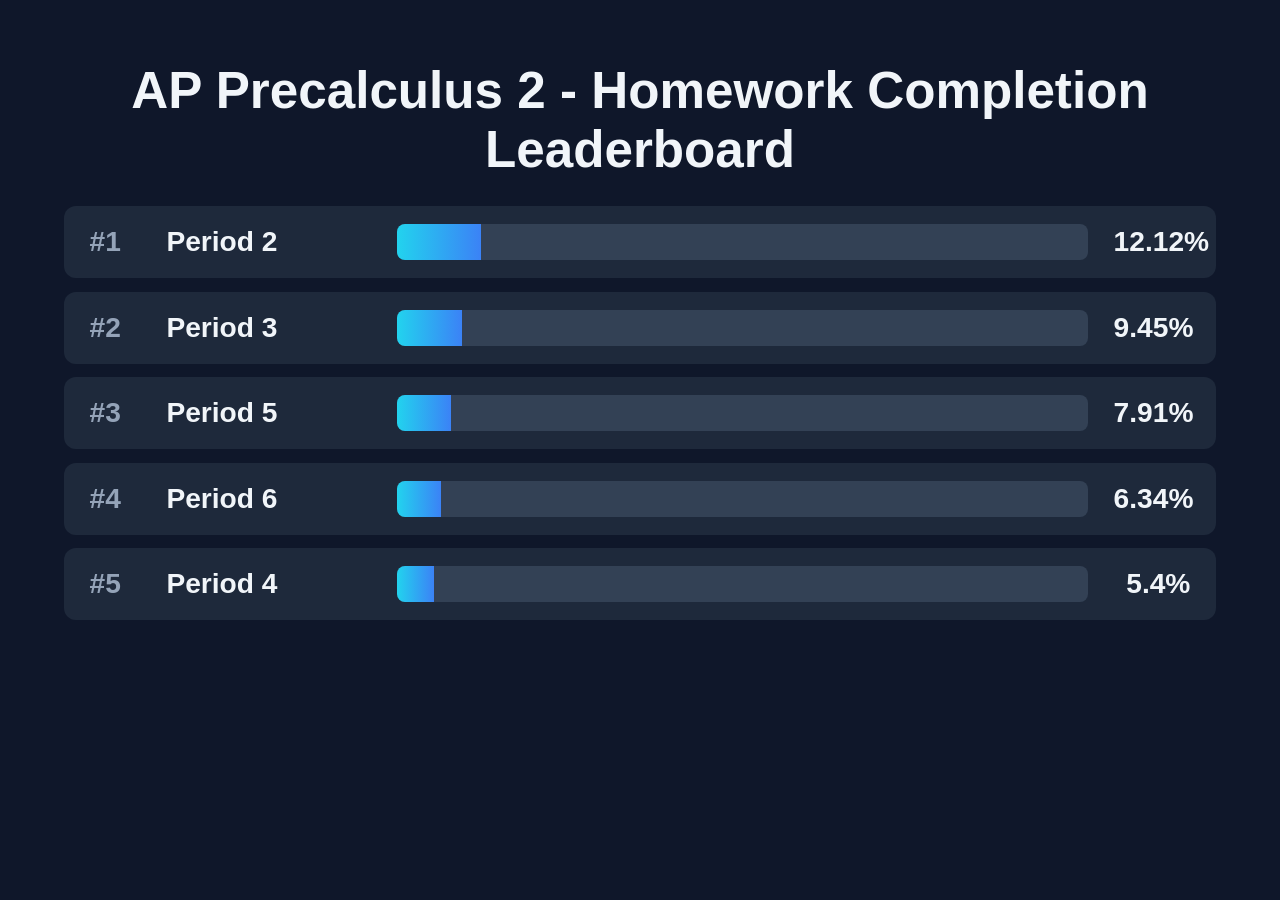
<file: leaderboard-preview.html>
<!DOCTYPE html>
<html lang="en">
<head>
<meta charset="UTF-8">
<meta http-equiv="refresh" content="300">
<title>AP Precalculus 2 - Homework Completion Leaderboard</title>
<style>
    /* --- COLORS: change these hex codes to change the whole page's theme --- */
    :root {
        --bg-color: #0f172a;        /* page background */
        --text-color: #f1f5f9;      /* main text color */
        --row-bg: #1e293b;          /* background of each section's row */
        --rank-color: #94a3b8;      /* the "#1", "#2" etc. text */
        --bar-track-color: #334155; /* the empty (unfilled) part of the bar */
        --bar-fill-start: #22d3ee;  /* bar color, left end of gradient */
        --bar-fill-end: #3b82f6;    /* bar color, right end of gradient */
    }

    /* Using vw ("viewport width") and vh ("viewport height") instead of
       fixed px/rem values means every size below is a PERCENTAGE of the
       actual screen the page is shown on -- so the whole layout grows or
       shrinks automatically to fill whatever monitor the kiosk uses,
       instead of looking tiny (or overflowing) on a different screen size
       than what this was designed on. */
    body {
        background: var(--bg-color);
        color: var(--text-color);
        font-family: "Segoe UI", Arial, sans-serif;
        margin: 0;
        padding: 3vh 3vw;
    }
    h1 {
        text-align: center;
        font-size: 4vw;
        margin-bottom: 3vh;
    }
    ul {
        list-style: none;
        margin: 0 auto;
        padding: 0;
        max-width: 90vw;
    }
    .row {
        display: flex;
        align-items: center;
        gap: 2vw;
        padding: 2vh 2vw;
        margin-bottom: 1.5vh;
        background: var(--row-bg);
        border-radius: 12px;
        font-size: 2.2vw;
    }
    .rank {
        width: 4vw;
        font-weight: bold;
        color: var(--rank-color);
    }
    .name {
        width: 16vw;
        font-weight: 600;
    }
    .bar-track {
        flex-grow: 1;
        background: var(--bar-track-color);
        border-radius: 8px;
        overflow: hidden;
        height: 4vh;
    }
    .bar-fill {
        height: 100%;
        background: linear-gradient(90deg, var(--bar-fill-start), var(--bar-fill-end));
    }
    .percentage {
        width: 6vw;
        text-align: right;
        font-weight: bold;
    }
</style>
</head>
<body>
    <h1>AP Precalculus 2 - Homework Completion Leaderboard</h1>
    <ul>
        
            <li class="row">
                <span class="rank">#1</span>
                <span class="name">Period 2</span>
                <div class="bar-track">
                    <div class="bar-fill" style="width: 12.12%;"></div>
                </div>
                <span class="percentage">12.12%</span>
            </li>
            

            <li class="row">
                <span class="rank">#2</span>
                <span class="name">Period 3</span>
                <div class="bar-track">
                    <div class="bar-fill" style="width: 9.45%;"></div>
                </div>
                <span class="percentage">9.45%</span>
            </li>
            

            <li class="row">
                <span class="rank">#3</span>
                <span class="name">Period 5</span>
                <div class="bar-track">
                    <div class="bar-fill" style="width: 7.91%;"></div>
                </div>
                <span class="percentage">7.91%</span>
            </li>
            

            <li class="row">
                <span class="rank">#4</span>
                <span class="name">Period 6</span>
                <div class="bar-track">
                    <div class="bar-fill" style="width: 6.34%;"></div>
                </div>
                <span class="percentage">6.34%</span>
            </li>
            

            <li class="row">
                <span class="rank">#5</span>
                <span class="name">Period 4</span>
                <div class="bar-track">
                    <div class="bar-fill" style="width: 5.4%;"></div>
                </div>
                <span class="percentage">5.4%</span>
            </li>
            
    </ul>
</body>
</html>
</file>
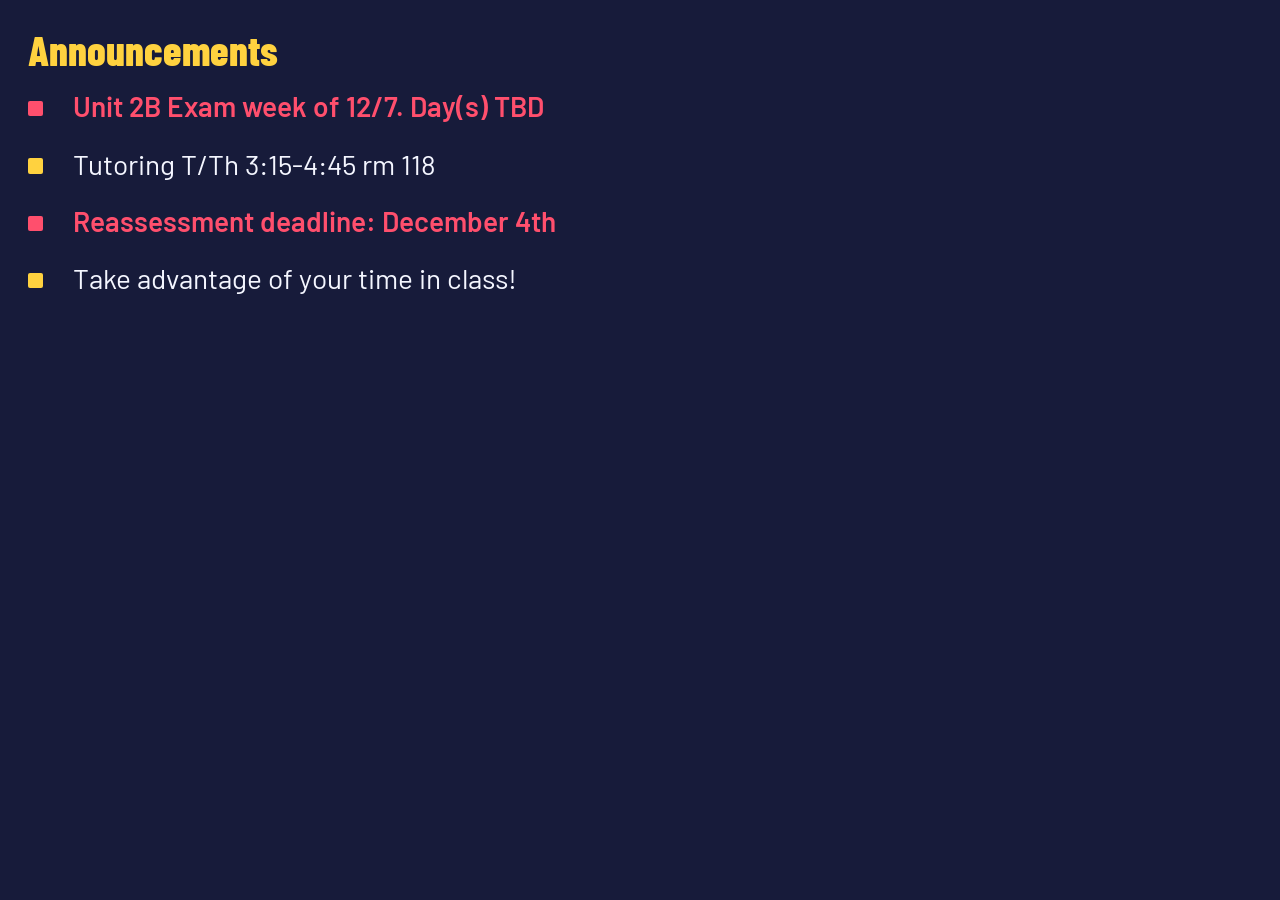
<file: docs/announcements.html>
<!DOCTYPE html>
<html lang="en">
<head>
  <meta charset="UTF-8">
  <meta name="viewport" content="width=device-width, initial-scale=1">
  <title>Announcements</title>

  <!-- Shared colors and fonts -->
  <link rel="stylesheet" href="theme.css">

  <style>
    /* The list of announcements */
    ul {
      list-style: none;     /* remove default bullets; we draw our own below */
      margin: 0;
      padding: 0;
    }

    li {
      position: relative;
      padding-left: 1.6em;
      margin-bottom: 0.7em;
    }

    /* Our custom bullet: a small gold square */
    li::before {
      content: "";
      position: absolute;
      left: 0;
      top: 0.45em;
      width: 0.55em;
      height: 0.55em;
      background: var(--gold);
      border-radius: 2px;
    }

    /* Important announcements (start with "!" in the JSON file) */
    li.urgent {
      color: var(--coral);
      font-weight: 600;
    }
    li.urgent::before {
      background: var(--coral);
    }

    /* Message shown if the list is empty or fails to load */
    .empty {
      color: var(--muted);
    }
  </style>
</head>

<body class="embedded">

  <h1>Announcements</h1>
  <ul id="list"></ul>

  <script>
    // Load announcements.json, then build the list.
    // "?t=" + Date.now() makes sure we get the newest version, not a saved one.
    fetch("announcements.json?t=" + Date.now())
      .then(function (response) { return response.json(); })
      .then(function (data) {
        const list = document.getElementById("list");

        if (data.announcements.length === 0) {
          list.innerHTML = '<li class="empty">Nothing new today.</li>';
          return;
        }

        for (const text of data.announcements) {
          const item = document.createElement("li");

          // If the text starts with "!", make it stand out and remove the "!"
          if (text.startsWith("!")) {
            item.className = "urgent";
            item.textContent = text.slice(1).trim();
          } else {
            item.textContent = text;
          }

          list.appendChild(item);
        }
      })
      .catch(function (error) {
        // If something went wrong (typo in the JSON file, for example)
        document.getElementById("list").innerHTML =
          '<li class="empty">Could not load announcements. Check announcements.json for typos.</li>';
        console.error(error);
      });
  </script>

</body>
</html>
</file>
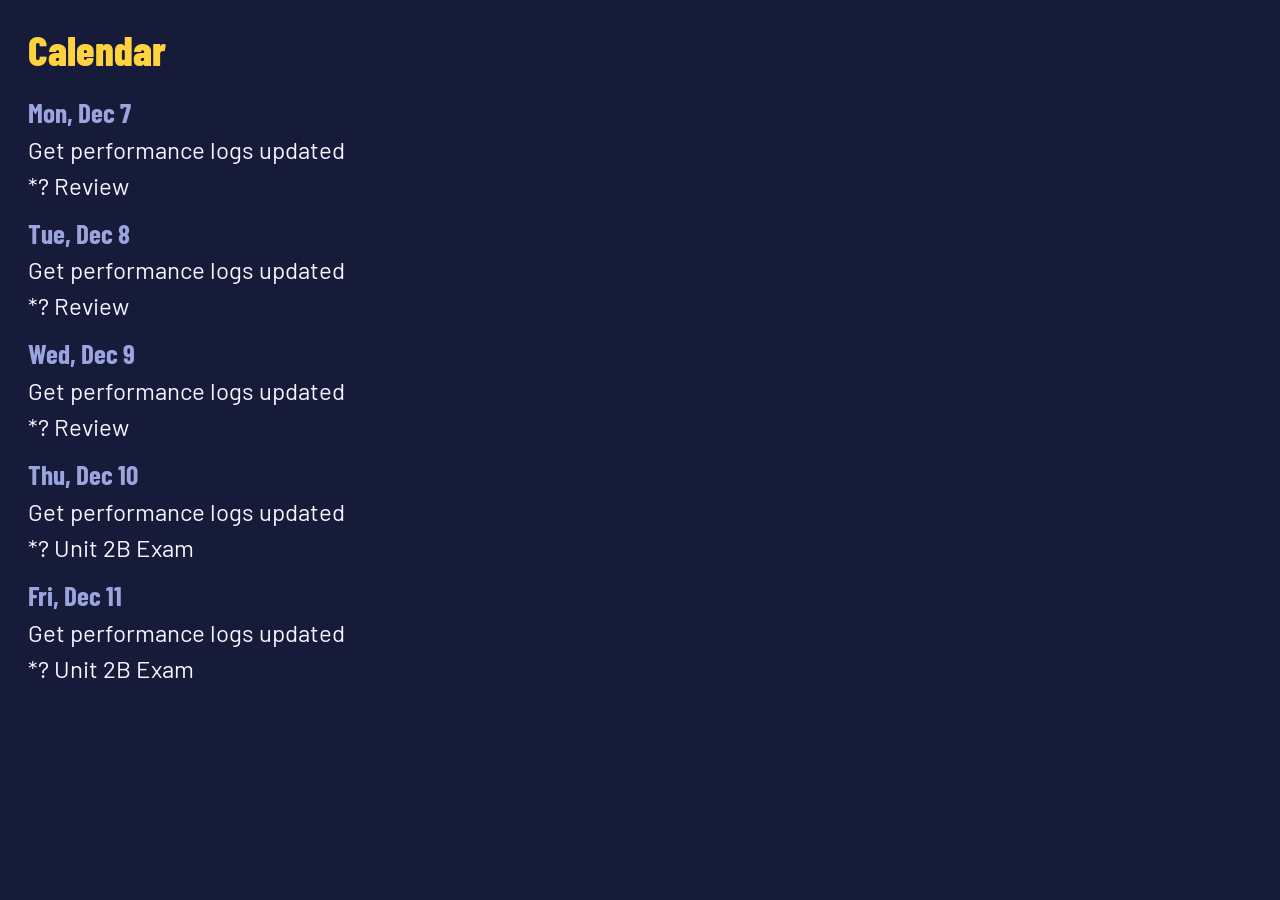
<file: docs/calendar.html>
<!DOCTYPE html>
<html lang="en">
<head>
  <meta charset="UTF-8">
  <meta name="viewport" content="width=device-width, initial-scale=1">
  <title>Calendar</title>

  <!-- Shared colors and fonts -->
  <link rel="stylesheet" href="theme.css">

  <style>
    /* Fill the panel, so we can tell when events run off the bottom */
    html, body {
      height: 100%;
      margin: 0;
    }

    /* Title on the left, page dots on the right */
    .header {
      display: flex;
      justify-content: space-between;
      align-items: center;
    }
    .header h1 {
      margin: 0 0 0.2em 0;
    }
    .dots {
      display: flex;
      gap: 10px;
    }
    .dot {
      width: 12px;
      height: 12px;
      border-radius: 50%;
      background: var(--line);
    }
    .dot.active {
      background: var(--gold);
    }

    /* The events fade out and back in when the page changes */
    #events {
      transition: opacity 0.4s ease;
    }

    /* A day's heading, like "Today" or "Wed, Oct 7" */
    .day-heading {
      font-family: var(--font-display);
      font-weight: 700;
      font-size: 1.7rem;
      color: var(--muted);
      margin: 14px 0 4px 0;
    }
    .day-heading.today {
      color: var(--gold);
    }

    /* One event: time on the left, title on the right */
    .event {
      display: flex;
      gap: 18px;
      font-size: 1.5rem;
      line-height: 1.25;
      margin-bottom: 6px;
    }
    .time {
      flex: 0 0 7.5rem;
      color: var(--cyan);
      font-weight: 600;
      white-space: nowrap;
    }
    .title {
      /* Long titles wrap onto at most 2 lines, then get cut with "..." */
      display: -webkit-box;
      -webkit-line-clamp: 2;
      -webkit-box-orient: vertical;
      overflow: hidden;
    }

    .empty {
      color: var(--muted);
    }
  </style>
</head>

<body class="embedded">

  <div class="header">
    <h1>Calendar</h1>
    <div class="dots" id="dots"></div>
  </div>
  <div id="events"></div>

  <script>
    /* ==========================================================
       SETTINGS  -  safe to change
       ========================================================== */
    const PAGE_SECONDS = 10;   // how long each page of events stays on screen
    const SHOW_TIMES = false;  // true = show "3:00 PM" / "All day" next to each event
                               // false = show just the event titles

    /* ==========================================================
       CODE BELOW  -  you shouldn't need to change this
       ========================================================== */

    // Turn a Date into "2026-10-07" so we can compare days easily
    function dayString(date) {
      const month = String(date.getMonth() + 1).padStart(2, "0");
      const day = String(date.getDate()).padStart(2, "0");
      return date.getFullYear() + "-" + month + "-" + day;
    }

    // Turn "15:00" into "3:00 PM"
    function formatTime(hhmm) {
      const parts = hhmm.split(":");
      const hour = parseInt(parts[0], 10);
      const suffix = hour >= 12 ? "PM" : "AM";
      const hour12 = hour % 12 || 12;
      return hour12 + ":" + parts[1] + " " + suffix;
    }

    // Has this event already finished? (calendar.json can be up to ~30 minutes
    // old, so we hide finished events here instead of waiting for a new file.)
    function isOver(event, now) {
      // Days that have already passed are over
      if (event.date < dayString(now)) return true;
      if (event.all_day) return false;
      const [year, month, day] = event.date.split("-").map(Number);
      const [hour, minute] = (event.end_time || event.start_time).split(":").map(Number);
      const finish = new Date(year, month - 1, day, hour, minute);
      // If the event has no end time, treat it as lasting one hour
      if (!event.end_time) finish.setHours(finish.getHours() + 1);
      return finish < now;
    }

    // "Today", "Tomorrow", or something like "Wed, Oct 7"
    function dayLabel(dateText, now) {
      const today = dayString(now);
      const tomorrowDate = new Date(now);
      tomorrowDate.setDate(now.getDate() + 1);
      if (dateText === today) return "Today";
      if (dateText === dayString(tomorrowDate)) return "Tomorrow";

      const [year, month, day] = dateText.split("-").map(Number);
      return new Date(year, month - 1, day).toLocaleDateString([], {
        weekday: "short", month: "short", day: "numeric"
      });
    }

    // ---- Small helpers that create one piece of the page ----

    // A day heading. "continued" adds "(cont.)" when a day's events
    // spill over onto the next page.
    function makeHeading(dateText, now, continued) {
      const heading = document.createElement("div");
      heading.className = "day-heading" + (dateText === dayString(now) ? " today" : "");
      heading.textContent = dayLabel(dateText, now) + (continued ? " (cont.)" : "");
      return heading;
    }

    // One event row: the time, then the title
    function makeRow(event) {
      const row = document.createElement("div");
      row.className = "event";

      // The time column only exists when SHOW_TIMES is true
      if (SHOW_TIMES) {
        const time = document.createElement("span");
        time.className = "time";
        time.textContent = event.all_day ? "All day" : formatTime(event.start_time);
        row.appendChild(time);
      }

      const title = document.createElement("span");
      title.className = "title";
      title.textContent = event.title;   // textContent keeps odd characters safe

      row.appendChild(title);
      return row;
    }

    // Does the last thing in the box run past the bottom of the panel?
    function overflows(box) {
      const paddingBottom = parseFloat(getComputedStyle(document.body).paddingBottom);
      const limit = window.innerHeight - paddingBottom;
      return box.lastElementChild.getBoundingClientRect().bottom > limit;
    }

    // ---- Split the events into pages that each fit on screen ----
    // We add events one at a time into the (real, visible) box. When one
    // doesn't fit, we close the current page and start a new one with it.
    // Returns a list of pages; each page is a list of page elements.
    function buildPages(events, now, box) {
      const pages = [];
      let current = [];      // elements on the page we're building
      let currentDay = "";   // the day of the previous event
      box.innerHTML = "";

      events.forEach(function (event) {
        // Work out what this event needs on screen: a day heading (if it's
        // a new day, or the first thing on a page) and the event row itself
        function elementsNeeded() {
          const needed = [];
          if (event.date !== currentDay || current.length === 0) {
            const continued = (event.date === currentDay);
            needed.push(makeHeading(event.date, now, continued));
          }
          needed.push(makeRow(event));
          return needed;
        }

        let needed = elementsNeeded();
        needed.forEach(function (el) { box.appendChild(el); });

        if (overflows(box) && current.length > 0) {
          // Doesn't fit. Take it back off, close this page, start a new one.
          needed.forEach(function (el) { box.removeChild(el); });
          pages.push(current);
          current = [];
          box.innerHTML = "";

          needed = elementsNeeded();
          needed.forEach(function (el) { box.appendChild(el); });
        }

        current = current.concat(needed);
        currentDay = event.date;
      });

      if (current.length > 0) pages.push(current);
      return pages;
    }

    // Put one page of elements on screen
    function showPage(box, page) {
      box.innerHTML = "";
      page.forEach(function (el) { box.appendChild(el); });
    }

    // Highlight the dot for the current page
    function updateDots(pageNumber) {
      document.querySelectorAll(".dot").forEach(function (dot, i) {
        dot.classList.toggle("active", i === pageNumber);
      });
    }

    // The calendar data, kept so we can redraw whenever the panel's size changes
    let calendarData = null;
    let rotationTimer = null;   // the timer that flips pages
    let renderId = 0;           // lets us ignore leftovers from an older drawing
    let lastHeight = 0;         // panel height at the last drawing
    let notReadyCount = 0;      // how many times we waited for the layout to settle

    // Draw (or redraw) the calendar for the panel's CURRENT size
    function render() {
      if (!calendarData) return;

      // If the panel hasn't been given its real size yet (it reports a tiny
      // height), measuring now would give wrong answers. Wait and try again.
      if (window.innerHeight < 150 && notReadyCount < 20) {
        notReadyCount++;
        setTimeout(render, 500);
        return;
      }

      clearInterval(rotationTimer);
      renderId++;
      const thisRender = renderId;
      lastHeight = window.innerHeight;

      const now = new Date();
      const box = document.getElementById("events");
      const dotsBox = document.getElementById("dots");
      box.style.opacity = 1;
      dotsBox.innerHTML = "";

      // Keep only upcoming events
      const upcoming = calendarData.events.filter(function (event) { return !isOver(event, now); });

      if (upcoming.length === 0) {
        box.innerHTML = '<p class="empty">Nothing coming up.</p>';
        return;
      }

      const pages = buildPages(upcoming, now, box);

      // One dot per page (hidden if there's only one page)
      if (pages.length > 1) {
        pages.forEach(function () {
          const dot = document.createElement("span");
          dot.className = "dot";
          dotsBox.appendChild(dot);
        });
      }

      let pageNumber = 0;
      showPage(box, pages[0]);
      updateDots(0);

      if (pages.length < 2) return;   // nothing to rotate

      rotationTimer = setInterval(function () {
        box.style.opacity = 0;                          // fade out...
        setTimeout(function () {
          if (thisRender !== renderId) return;          // we've been redrawn; skip
          pageNumber = (pageNumber + 1) % pages.length;
          showPage(box, pages[pageNumber]);             // ...swap the events...
          updateDots(pageNumber);
          box.style.opacity = 1;                        // ...fade back in
        }, 400);
      }, PAGE_SECONDS * 1000);
    }

    // Redraw if the panel changes size (for example, the page finishes laying
    // out, or the browser window changes). The short delay avoids redrawing
    // dozens of times while a resize is still in motion.
    let resizeTimer = null;
    window.addEventListener("resize", function () {
      clearTimeout(resizeTimer);
      resizeTimer = setTimeout(function () {
        if (Math.abs(window.innerHeight - lastHeight) > 5) render();
      }, 300);
    });

    // Redraw when a web font finishes loading (text size can change slightly)
    document.fonts.addEventListener("loadingdone", function () { render(); });

    // Wait for the fonts (so measuring is accurate) AND the data
    Promise.all([
      fetch("calendar.json?t=" + Date.now()).then(function (r) { return r.json(); }),
      document.fonts.ready
    ])
      .then(function (results) { calendarData = results[0]; render(); })
      .catch(function (error) {
        document.getElementById("events").innerHTML =
          '<p class="empty">Could not load calendar.json.</p>';
        console.error(error);
      });
  </script>

</body>
</html>
</file>
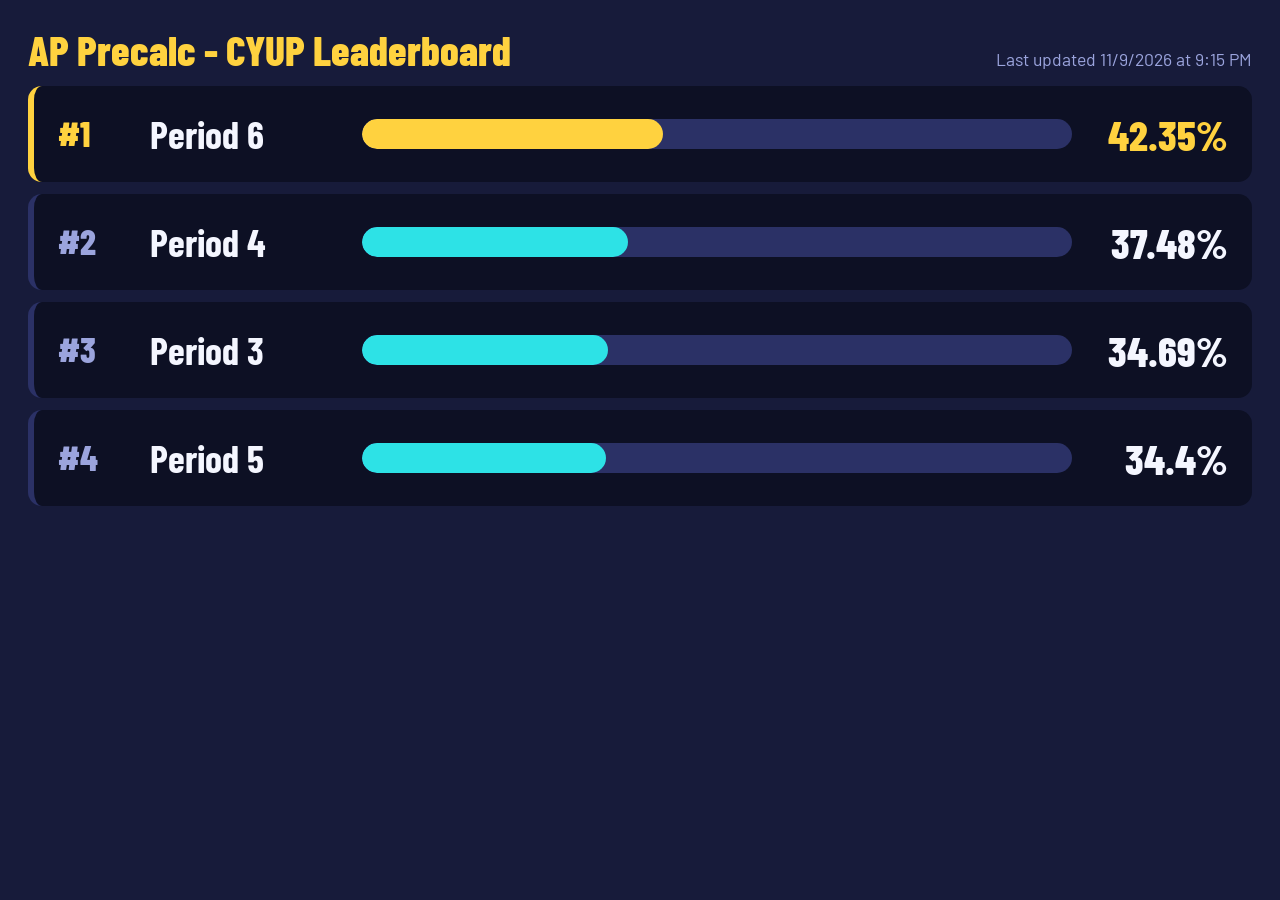
<file: docs/leaderboard-ThomasDesktop.html>
<!DOCTYPE html>
<html lang="en">
<head>
<meta charset="UTF-8">
<title>AP Precalc - CYUP Leaderboard</title>
<link rel="stylesheet" href="theme.css">
<link rel="stylesheet" href="leaderboard.css">
</head>
<body class="embedded">
    <div class="header">
        <h1>AP Precalc - CYUP Leaderboard</h1>
        <p class="last-updated">Last updated 11/9/2026 at 9:15 PM</p>
    </div>
    <ul class="board">
        <li class="row leader">
            <span class="rank">#1</span>
            <span class="name">Period 6</span>
            <div class="bar-track">
                <div class="bar-fill" style="width: 42.35%;"></div>
            </div>
            <span class="percentage">42.35%</span>
        </li>

        <li class="row">
            <span class="rank">#2</span>
            <span class="name">Period 4</span>
            <div class="bar-track">
                <div class="bar-fill" style="width: 37.48%;"></div>
            </div>
            <span class="percentage">37.48%</span>
        </li>

        <li class="row">
            <span class="rank">#3</span>
            <span class="name">Period 3</span>
            <div class="bar-track">
                <div class="bar-fill" style="width: 34.69%;"></div>
            </div>
            <span class="percentage">34.69%</span>
        </li>

        <li class="row">
            <span class="rank">#4</span>
            <span class="name">Period 5</span>
            <div class="bar-track">
                <div class="bar-fill" style="width: 34.4%;"></div>
            </div>
            <span class="percentage">34.4%</span>
        </li>
    </ul>
</body>
</html>
</file>
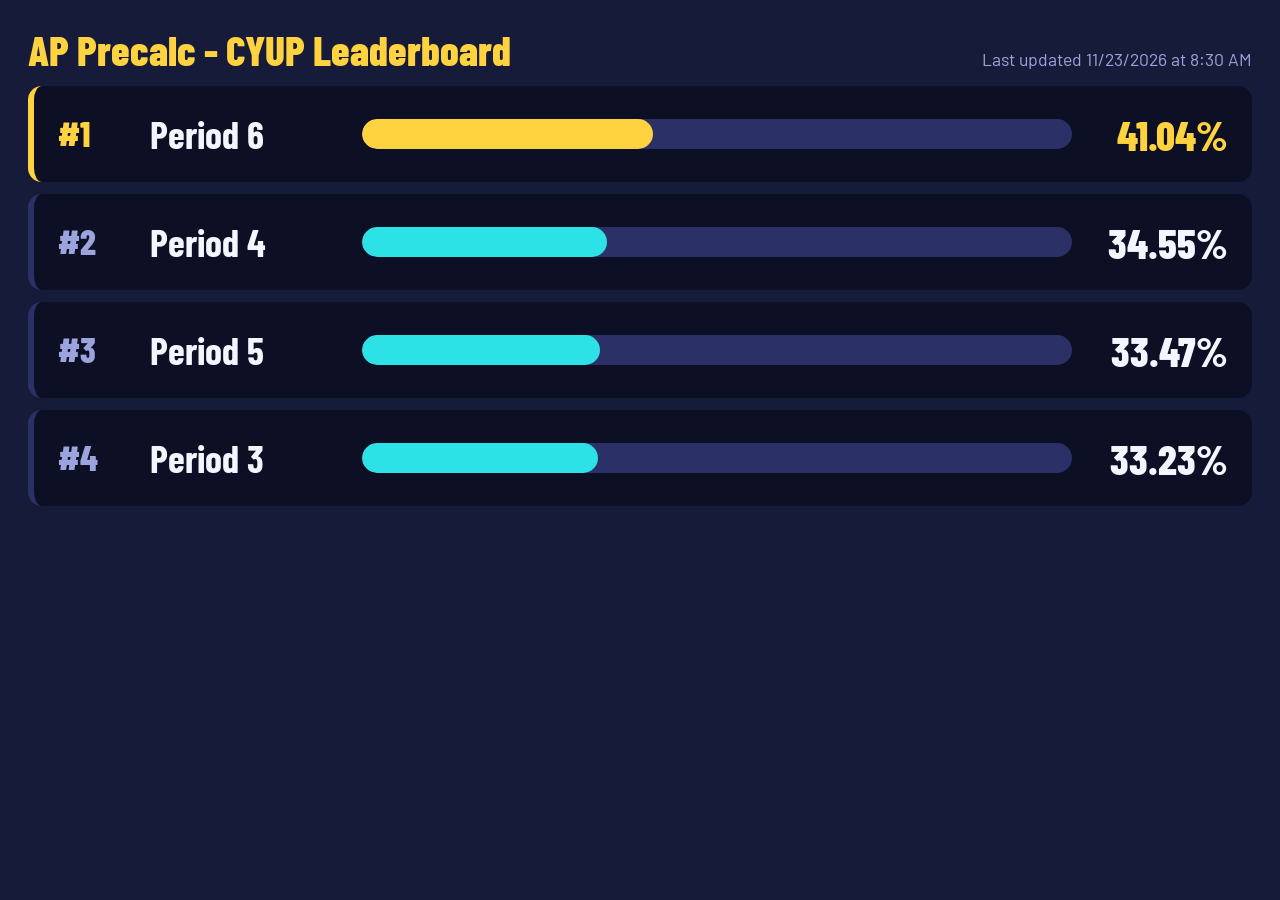
<file: docs/leaderboard.html>
<!DOCTYPE html>
<html lang="en">
<head>
<meta charset="UTF-8">
<title>AP Precalc - CYUP Leaderboard</title>
<link rel="stylesheet" href="theme.css">
<link rel="stylesheet" href="leaderboard.css">
</head>
<body class="embedded">
    <div class="header">
        <h1>AP Precalc - CYUP Leaderboard</h1>
        <p class="last-updated">Last updated 11/23/2026 at 8:30 AM</p>
    </div>
    <ul class="board">
        <li class="row leader">
            <span class="rank">#1</span>
            <span class="name">Period 6</span>
            <div class="bar-track">
                <div class="bar-fill" style="width: 41.04%;"></div>
            </div>
            <span class="percentage">41.04%</span>
        </li>

        <li class="row">
            <span class="rank">#2</span>
            <span class="name">Period 4</span>
            <div class="bar-track">
                <div class="bar-fill" style="width: 34.55%;"></div>
            </div>
            <span class="percentage">34.55%</span>
        </li>

        <li class="row">
            <span class="rank">#3</span>
            <span class="name">Period 5</span>
            <div class="bar-track">
                <div class="bar-fill" style="width: 33.47%;"></div>
            </div>
            <span class="percentage">33.47%</span>
        </li>

        <li class="row">
            <span class="rank">#4</span>
            <span class="name">Period 3</span>
            <div class="bar-track">
                <div class="bar-fill" style="width: 33.23%;"></div>
            </div>
            <span class="percentage">33.23%</span>
        </li>
    </ul>
</body>
</html>
</file>
<file: docs/theme.css>
/* ==========================================================
   theme.css  -  shared look for every page in the dashboard
   ----------------------------------------------------------
   Every page does this in its <head>:
       <link rel="stylesheet" href="theme.css">
   To change the whole dashboard's look, edit the values in
   the ":root" block below. Nothing else needs to change.
   ========================================================== */

/* Fonts (loaded from Google Fonts; the Pi needs internet).
   If they fail to load, the fallbacks in --font-display and
   --font-body are used instead. */
@import url('https://fonts.googleapis.com/css2?family=Barlow+Condensed:wght@600;700;800&family=Barlow:wght@400;500;600&display=swap');

:root {
  /* ---------- COLORS ---------- */
  --bg:        #0d1024;   /* page background: deep midnight blue   */
  --panel:     #171b3a;   /* background of each panel/card         */
  --line:      #2b3166;   /* thin borders and dividers             */
  --text:      #f4f6ff;   /* main text (near white)                */
  --muted:     #9ba4dd;   /* secondary text (dates, small notes)   */

  --gold:      #ffd23f;   /* main accent: headings, highlights     */
  --coral:     #ff4f6d;   /* hot accent: urgent items              */
  --cyan:      #2de2e6;   /* cool accent: "practice" bars, links   */
  --slate:     #6f79c4;   /* muted blue-purple: "no practice" bars */

  /* ---------- FONTS ---------- */
  --font-display: 'Barlow Condensed', 'Arial Narrow', Impact, sans-serif;
  --font-body:    'Barlow', Arial, Helvetica, sans-serif;

  /* ---------- SIZES (big, because it is read from across a room) ---------- */
  --text-body:    1.75rem;   /* 28px at the default 16px */
  --text-small:   1.35rem;
  --text-heading: 2.6rem;
  --text-huge:    7rem;      /* used for the clock */

  /* ---------- SPACING ---------- */
  --gap:    20px;            /* space between panels */
  --pad:    28px;            /* space inside panels  */
  --radius: 18px;            /* rounded corners      */
}

/* ---------- BASE STYLES ---------- */

html {
  color-scheme: dark;        /* tells the browser everything is dark (no white flashes) */
}

* {
  box-sizing: border-box;
}

body {
  margin: 0;
  background: var(--bg);
  color: var(--text);
  font-family: var(--font-body);
  font-size: var(--text-body);
  line-height: 1.35;
}

/* Sub-pages that get embedded inside a panel add class="embedded"
   to their <body>. This makes their background match the panel. */
body.embedded {
  background: var(--panel);
  padding: var(--pad);
  overflow: hidden;
}

/* Headings use the tall, condensed font in gold */
h1, h2, h3 {
  font-family: var(--font-display);
  font-weight: 800;
  color: var(--gold);
  margin: 0 0 0.4em 0;
  line-height: 1.05;
}

h1 { font-size: var(--text-heading); }
h2 { font-size: calc(var(--text-heading) * 0.85); }

a { color: var(--cyan); }

/* ---------- PANEL (the cards on index.html) ---------- */

.panel {
  background: var(--panel);
  border: 2px solid var(--line);
  border-radius: var(--radius);
  overflow: hidden;
  min-height: 0;             /* lets panels shrink instead of overflowing */
}
</file>
<file: docs/leaderboard.css>
/* ==========================================================
   leaderboard.css  -  styling just for leaderboard.html
   ----------------------------------------------------------
   Colors, fonts and sizes come from theme.css (the var(--...)
   names below). To change the leaderboard's look, edit this
   file and push. No need to run the Python script.
   ========================================================== */

/* Fill the panel: title on top, rows share the remaining height */
html, body {
  height: 100%;
  margin: 0;
}
body.embedded {
  display: flex;
  flex-direction: column;
}

/* Title on the left, "last updated" on the right */
.header {
  display: flex;
  justify-content: space-between;
  align-items: baseline;
  gap: 24px;
  margin-bottom: 14px;
}
.header h1 {
  margin: 0;
}
.last-updated {
  margin: 0;
  color: var(--muted);
  font-size: 1.1rem;
  white-space: nowrap;
}

/* The list of class periods */
.board {
  list-style: none;
  margin: 0;
  padding: 0;
  flex: 1;                 /* take all the leftover height */
  min-height: 0;
  display: flex;
  flex-direction: column;
  gap: 12px;
}

/* One row = rank | name | bar | percentage, lined up in a grid */
.row {
  flex: 1 1 0;             /* every row gets an equal share of the height */
  max-height: 96px;
  min-height: 0;
  display: grid;
  grid-template-columns: 4.5rem 12rem 1fr 8.5rem;
  align-items: center;
  column-gap: 20px;
  padding: 0 24px;
  background: var(--bg);
  border-left: 6px solid var(--line);
  border-radius: 14px;
}

/* First place gets gold highlights */
.row.leader {
  border-left-color: var(--gold);
}
.row.leader .rank,
.row.leader .percentage {
  color: var(--gold);
}
.row.leader .bar-fill {
  background: var(--gold);
}

.rank {
  font-family: var(--font-display);
  font-weight: 800;
  font-size: 2.2rem;
  color: var(--muted);
}

.name {
  font-family: var(--font-display);
  font-weight: 700;
  font-size: 2.4rem;
  line-height: 1;
  white-space: nowrap;
  overflow: hidden;
  text-overflow: ellipsis;
}

.bar-track {
  height: 30px;
  background: var(--line);
  border-radius: 15px;
  overflow: hidden;
}

/* The colored part of the bar. It "grows" from the left each time the
   page loads (cheap for the Pi: it only animates one property). */
.bar-fill {
  height: 100%;
  background: var(--cyan);
  border-radius: 15px;
  transform-origin: left;
  animation: grow 1s ease-out;
}
@keyframes grow {
  from { transform: scaleX(0); }
  to   { transform: scaleX(1); }
}

.percentage {
  text-align: right;
  font-family: var(--font-display);
  font-weight: 800;
  font-size: 2.6rem;
}
</file>
